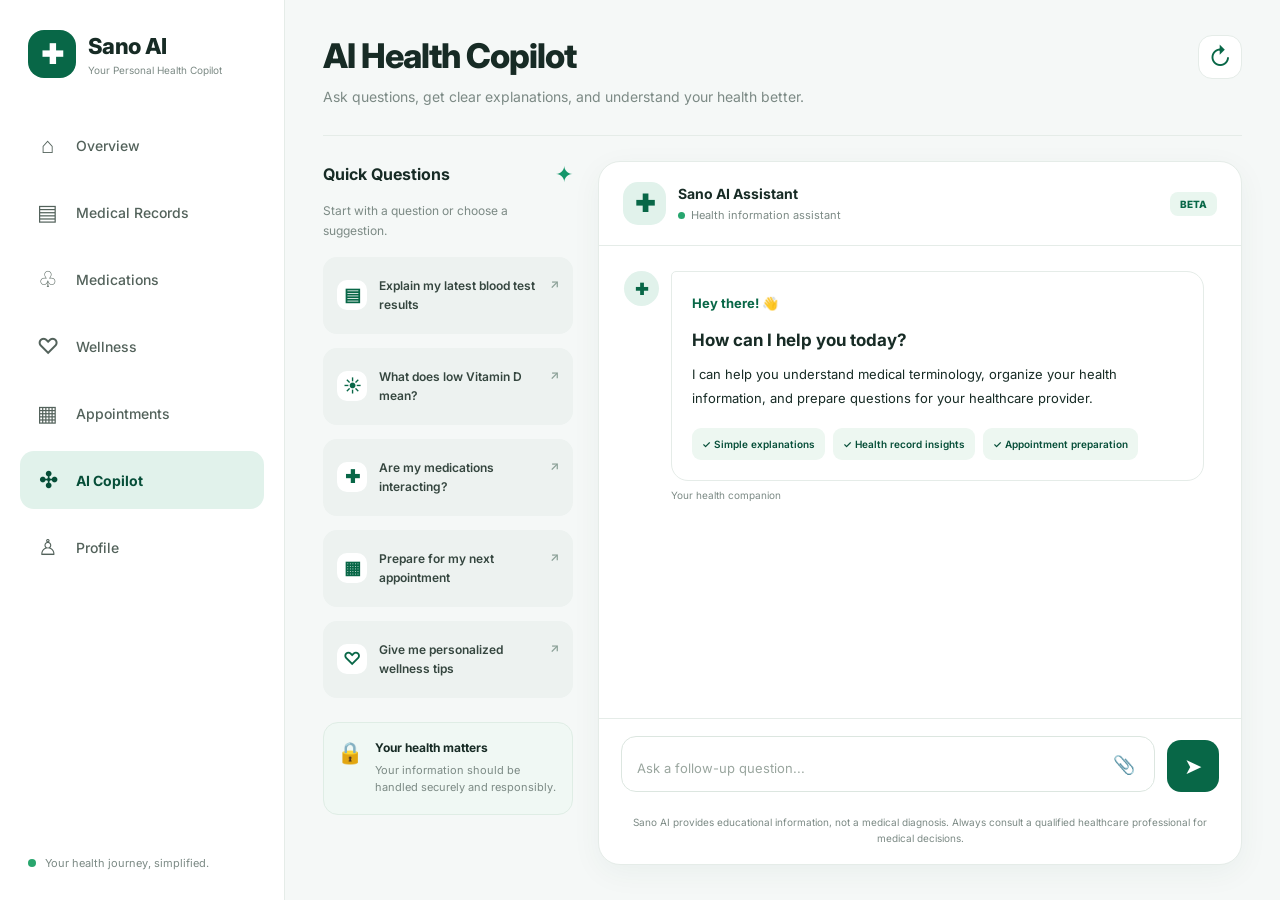
<file: static/copilot.html>
<!DOCTYPE html>
<html lang="en">
<head>
    <meta charset="UTF-8">
    <meta name="viewport" content="width=device-width, initial-scale=1.0">
    <title>Sano AI - AI Health Copilot</title>
    <link rel="stylesheet" href="/static/copilot.css">
    <script src="/static/copilot.js" defer></script>
    <link rel="preconnect" href="https://fonts.googleapis.com">
    <link rel="preconnect" href="https://fonts.gstatic.com" crossorigin>
    <link href="https://fonts.googleapis.com/css2?family=Inter:wght@400;500;600;700;800&display=swap" rel="stylesheet">
</head>
<body>
    <div class="app-container">
        <aside class="sidebar">
            <div class="brand">
                <div class="brand-icon">✚</div>
                <div><h2>Sano AI</h2><p>Your Personal Health Copilot</p></div>
                <button class="close-sidebar" id="closeSidebar" aria-label="Close sidebar">×</button>
            </div>
            <nav class="navigation">
                <a href="/overview" class="nav-item"><span class="nav-icon">⌂</span><span>Overview</span></a>
                <a href="/records" class="nav-item"><span class="nav-icon">▤</span><span>Medical Records</span></a>
                <a href="/medications" class="nav-item"><span class="nav-icon">♧</span><span>Medications</span></a>
                <a href="/wellness" class="nav-item"><span class="nav-icon">♡</span><span>Wellness</span></a>
                <a href="/appointments" class="nav-item"><span class="nav-icon">▦</span><span>Appointments</span></a>
                <a href="/copilot" class="nav-item active"><span class="nav-icon">✣</span><span>AI Copilot</span></a>
                <a href="/profile" class="nav-item"><span class="nav-icon">♙</span><span>Profile</span></a>
            </nav>
            <div class="sidebar-footer"><div class="status-dot"></div><span>Your health journey, simplified.</span></div>
        </aside>
        <main class="main-content">
            <header class="top-header">
                <button class="menu-button" id="menuButton" aria-label="Open sidebar">☰</button>
                <div><h1>AI Health Copilot</h1>
                    <p>Ask questions, get clear explanations, and understand your health better.</p></div>
                <button class="header-button" id="clearChat" title="Clear conversation">↻</button>
            </header>
            <section class="copilot-layout">
                <aside class="suggestions-panel">
                    <div class="section-heading"><h3>Quick Questions</h3><span class="sparkle">✦</span></div>
                    <p class="suggestion-description">Start with a question or choose a suggestion.</p>
                    <button class="suggestion-card" data-prompt="Help me understand my blood test results."><span class="suggestion-icon">▤</span><span>Explain my latest blood test results</span><span class="card-arrow">↗️</span></button>
                    <button class="suggestion-card" data-prompt="What does low Vitamin D mean?"><span class="suggestion-icon">☀</span><span>What does low Vitamin D mean?</span><span class="card-arrow">↗️</span></button>
                    <button class="suggestion-card" data-prompt="What should I know about possible medication interactions?"><span class="suggestion-icon">✚</span><span>Are my medications interacting?</span><span class="card-arrow">↗️</span></button>
                    <button class="suggestion-card" data-prompt="Help me prepare questions for my next doctor's appointment."><span class="suggestion-icon">▦</span><span>Prepare for my next appointment</span><span class="card-arrow">↗️</span></button>
                    <button class="suggestion-card" data-prompt="Give me general personalized wellness tips."><span class="suggestion-icon">♡</span><span>Give me personalized wellness tips</span><span class="card-arrow">↗️</span></button>
                    <div class="privacy-card"><div class="privacy-icon">🔒</div>
                        <div><h4>Your health matters</h4><p>Your information should be handled securely and responsibly.</p></div></div>
                </aside>
                <section class="chat-panel">
                    <div class="chat-header">
                        <div class="assistant-avatar">✚</div>
                        <div class="assistant-details"><h3>Sano AI Assistant</h3>
                            <p><span class="online-dot"></span>Health information assistant</p></div>
                        <span class="beta-badge">BETA</span>
                    </div>
                    <div class="chat-messages" id="chatMessages" aria-live="polite">
                        <div class="message assistant-message">
                            <div class="message-avatar">✚</div>
                            <div class="message-content"><div class="message-bubble">
                                <p class="message-greeting">Hey there! 👋</p>
                                <h3>How can I help you today?</h3>
                                <p>I can help you understand medical terminology, organize your health information, and prepare questions for your healthcare provider.</p>
                                <div class="welcome-features"><span>✓ Simple explanations</span><span>✓ Health record insights</span><span>✓ Appointment preparation</span></div>
                            </div><span class="message-time">Your health companion</span></div>
                        </div>
                    </div>
                    <div class="typing-indicator hidden" id="typingIndicator"><span></span><span></span><span></span><p>Sano AI is preparing a response...</p></div>
                    <div class="chat-input-area">
                        <div class="input-wrapper">
                            <textarea id="messageInput" placeholder="Ask a follow-up question..." rows="1" aria-label="Your message"></textarea>
                            <label class="attachment-button" title="Attach a health document">
                                <input type="file" id="fileInput" accept=".pdf,.png,.jpg,.jpeg,.txt,.csv" hidden><span>📎</span>
                            </label>
                        </div>
                        <button id="sendButton" class="send-button" aria-label="Send message">➤</button>
                    </div>
                    <div class="attachment-name hidden" id="attachmentName"></div>
                    <p class="disclaimer">Sano AI provides educational information, not a medical diagnosis. Always consult a qualified healthcare professional for medical decisions.</p>
                </section>
            </section>
        </main>
    </div>
    <div class="sidebar-overlay" id="sidebarOverlay"></div>
</body>
</html>
</file>
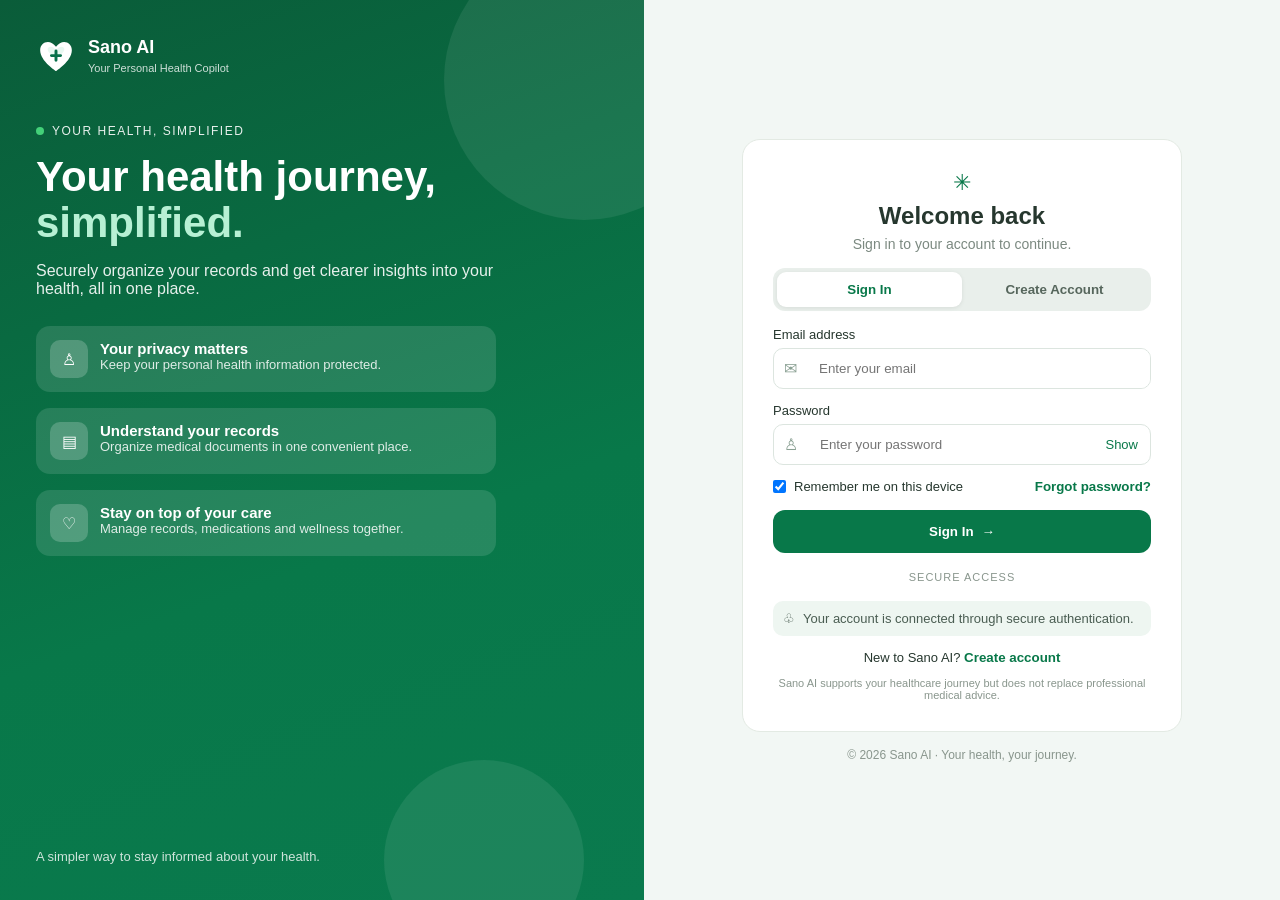
<file: static/login.html>
<!DOCTYPE html>
<html lang="en">
<head>
  <meta charset="UTF-8">
  <meta name="viewport" content="width=device-width, initial-scale=1.0">
  <meta name="theme-color" content="#effaf6">
  
  <title>Login | Sano AI</title>
  <link rel="stylesheet" href="/static/login.css">
  <script src="/static/login.js" defer></script>
</head>
<body>
  <main class="auth-layout">
    <!-- Left: Brand and introduction -->
    <section class="brand-panel">
      <a class="brand" href="/login">
        <span class="brand-logo" aria-hidden="true">
          <svg viewBox="0 0 48 48" fill="none">
            <path d="M24 42S5 30 5 17C5 7 17 3 24 13C31 3 43 7 43 17C43 30 24 42 24 42Z" fill="currentColor"/>
            <path d="M24 28C20 23 14 20 14 16C14 12 20 11 24 17C28 11 34 12 34 16C34 20 28 23 24 28Z" fill="#E8F8F1"/>
            <path d="M24 18V29M18.5 23.5H29.5" stroke="#08704B" stroke-width="3.5" stroke-linecap="round"/>
          </svg>
        </span>
        <span><strong>Sano AI</strong><small>Your Personal Health Copilot</small></span>
      </a>
      <div class="brand-content">
        <div class="eyebrow"><span class="status-dot"></span>YOUR HEALTH, SIMPLIFIED</div>
        <h1>Your health journey,<br><span>simplified.</span></h1>
        <p class="brand-description">Securely organize your records and get clearer insights into your health, all in one place.</p>
        <div class="feature-list">
          <article class="feature"><div class="feature-icon">♙</div><div><h3>Your privacy matters</h3><p>Keep your personal health information protected.</p></div></article>
          <article class="feature"><div class="feature-icon">▤</div><div><h3>Understand your records</h3><p>Organize medical documents in one convenient place.</p></div></article>
          <article class="feature"><div class="feature-icon">♡</div><div><h3>Stay on top of your care</h3><p>Manage records, medications and wellness together.</p></div></article>
        </div>
      </div>
      <p class="brand-footer">A simpler way to stay informed about your health.</p>
      <div class="decor decor-one"></div>
      <div class="decor decor-two"></div>
    </section>
    <!-- Right: Authentication form -->
    <section class="form-panel">
      <div class="auth-card">
        <a class="mobile-brand" href="/login">
          <span class="brand-logo">♥</span>
          <span><strong>Sano AI</strong><small>Your Personal Health Copilot</small></span>
        </a>
        <div class="form-heading">
          <div class="welcome-icon" aria-hidden="true">✳</div>
          <h2 id="formTitle">Welcome back</h2>
          <p id="formSubtitle">Sign in to your account to continue.</p>
        </div>
        <div class="form-tabs" role="tablist" aria-label="Account access">
          <button class="tab active" id="loginTab" type="button" role="tab" aria-selected="true">Sign In</button>
          <button class="tab" id="signupTab" type="button" role="tab" aria-selected="false">Create Account</button>
        </div>
        <div id="message" class="message" role="status" aria-live="polite" hidden></div>
        <form id="authForm">
          <div class="field" id="nameField" hidden>
            <label for="name">Full name</label>
            <div class="input-wrap">
              <span class="input-icon" aria-hidden="true">♙</span>
              <input id="name" name="name" type="text" placeholder="Enter your full name" autocomplete="name" maxlength="100">
            </div>
          </div>
          <div class="field">
            <label for="email">Email address</label>
            <div class="input-wrap">
              <span class="input-icon" aria-hidden="true">✉</span>
              <input id="email" name="email" type="email" placeholder="Enter your email" autocomplete="email" required maxlength="254">
            </div>
          </div>
          <div class="field">
            <label for="password">Password</label>
            <div class="input-wrap">
              <span class="input-icon" aria-hidden="true">♙</span>
              <input id="password" name="password" type="password" placeholder="Enter your password" autocomplete="current-password" required minlength="8" maxlength="128">
              <button class="toggle-password" id="togglePassword" type="button" aria-label="Show password">Show</button>
            </div>
            <small class="field-hint" id="passwordHint" hidden>Use at least 8 characters.</small>
          </div>
          <div class="form-options" id="loginOptions">
            <label class="remember"><input type="checkbox" id="remember" checked><span>Remember me on this device</span></label>
            <button class="text-button" type="button" id="forgotPassword">Forgot password?</button>
          </div>
          <button class="submit-button" id="submitButton" type="submit"><span id="submitText">Sign In</span><span aria-hidden="true">→</span></button>
        </form>
        <div class="divider"><span>SECURE ACCESS</span></div>
        <div class="security-note"><span aria-hidden="true">♧</span><p>Your account is connected through secure authentication.</p></div>
        <p class="switch-prompt" id="switchPrompt">New to Sano AI? <button type="button" class="text-button" id="switchMode">Create account</button></p>
        <p class="disclaimer">Sano AI supports your healthcare journey but does not replace professional medical advice.</p>
      </div>
      <p class="copyright">© 2026 Sano AI · Your health, your journey.</p>
    </section>
  </main>
</body>
</html>
</file>
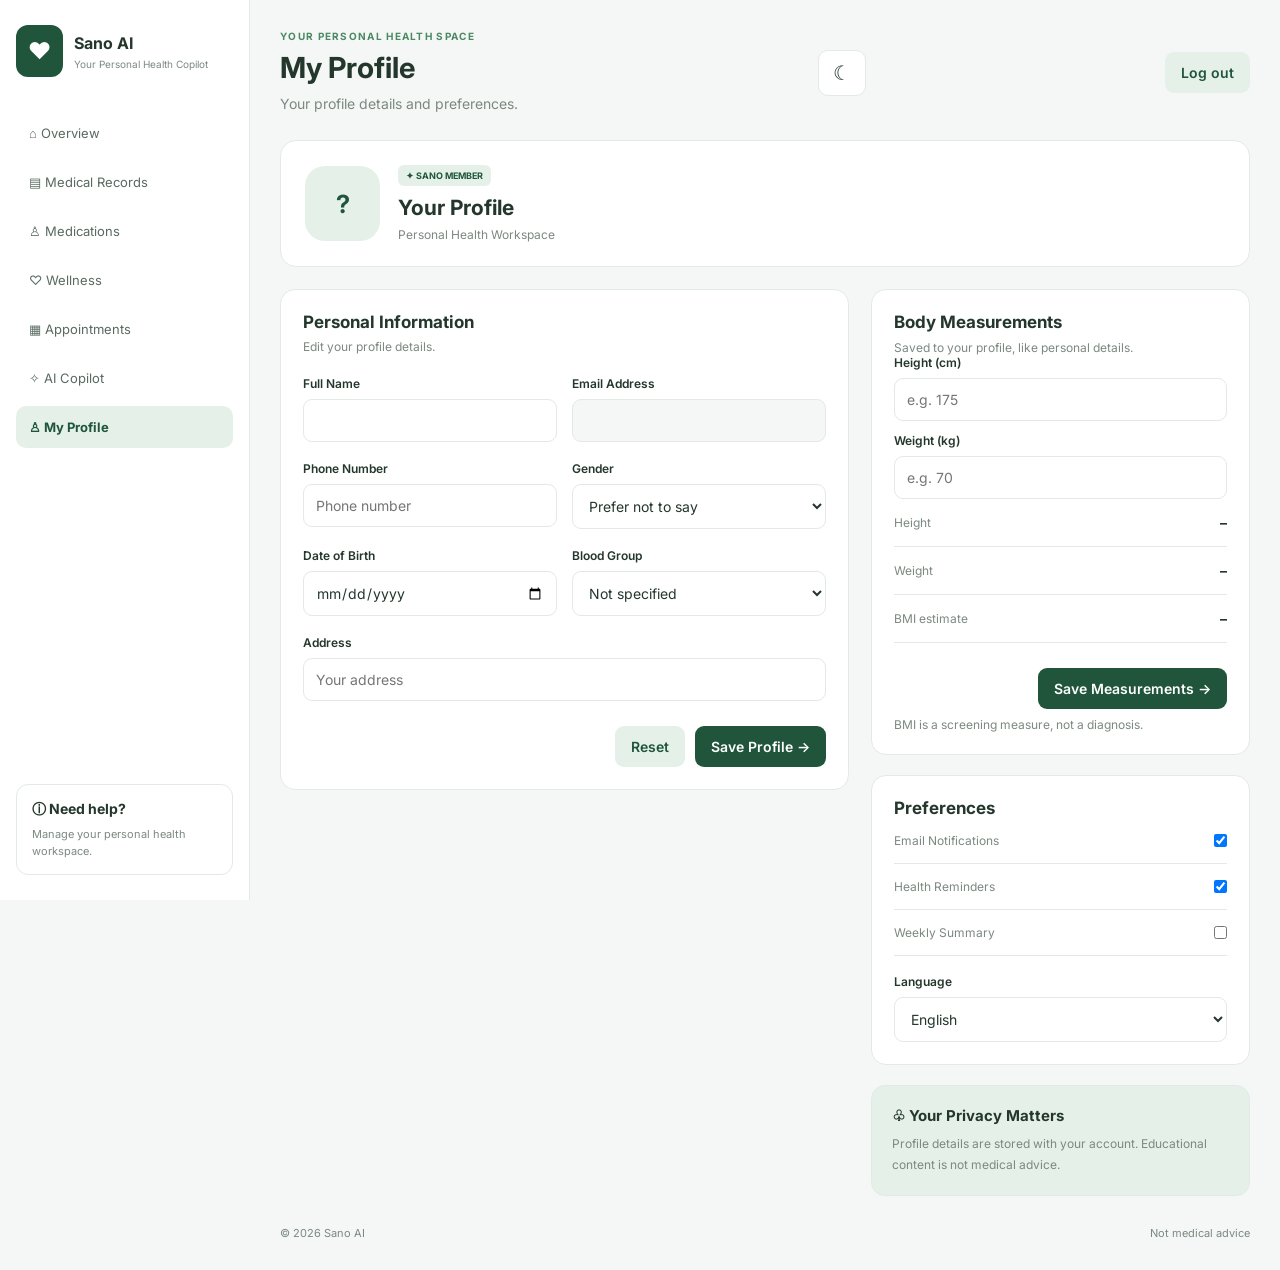
<file: static/profile.html>
<!DOCTYPE html>
<html lang="en">
<head>
    <meta charset="UTF-8">
    <meta name="viewport" content="width=device-width, initial-scale=1.0">
    <title>My Profile | Sano AI</title>
    <link rel="stylesheet" href="/static/profile.css">
    <script src="/static/profile.js" defer></script>
    <link href="https://fonts.googleapis.com/css2?family=Inter:wght@400;500;600;700&display=swap" rel="stylesheet">
</head>
<body>
<div class="app">
    <aside class="sidebar">
        <div class="brand">
            <div class="brand-icon">♥</div>
            <div><h2>Sano AI</h2><small>Your Personal Health Copilot</small></div>
        </div>
        <nav class="navigation">
            <a class="nav-link" href="/overview">⌂ Overview</a>
            <a class="nav-link" href="/records">▤ Medical Records</a>
            <a class="nav-link" href="/medications">♙ Medications</a>
            <a class="nav-link" href="/wellness">♡ Wellness</a>
            <a class="nav-link" href="/appointments">▦ Appointments</a>
            <a class="nav-link" href="/copilot">✧ AI Copilot</a>
            <a class="nav-link active" href="/profile">♙ My Profile</a>
        </nav>
        <div class="sidebar-help">
            <strong>ⓘ Need help?</strong>
            <p>Manage your personal health workspace.</p>
        </div>
    </aside>
    <main class="main-content">
        <header class="topbar">
            <div>
                <p class="eyebrow">YOUR PERSONAL HEALTH SPACE</p>
                <h1>My Profile</h1>
                <p class="subtitle">Your profile details and preferences.</p>
            </div>
            <button class="theme-button" id="themeToggle" aria-label="Toggle theme">☾</button>
            <button class="secondary-button" id="logoutButton" type="button">Log out</button>
        </header>
        <section class="page active" id="profile">
            <div class="profile-banner">
                <div class="avatar" id="avatarPreview">–</div>
                <div class="profile-heading">
                    <span class="member-tag">✦ SANO MEMBER</span>
                    <h2 id="displayName">Loading…</h2>
                    <p id="displayEmail"></p>
                    <small class="muted">Personal Health Workspace</small>
                </div>
            </div>
            <div class="content-grid">
                <div class="card">
                    <div class="section-heading">
                        <div><h2>Personal Information</h2><p>Edit your profile details.</p></div>
                    </div>
                    <form id="profileForm">
                        <div class="form-grid">
                            <div class="field">
                                <label for="fullName">Full Name</label>
                                <input id="fullName" required>
                            </div>
                            <div class="field">
                                <label for="email">Email Address</label>
                                <input id="email" type="email" required readonly>
                            </div>
                            <div class="field">
                                <label for="phone">Phone Number</label>
                                <input id="phone" type="tel" placeholder="Phone number">
                            </div>
                            <div class="field">
                                <label for="gender">Gender</label>
                                <select id="gender">
                                    <option value="">Prefer not to say</option>
                                    <option>Male</option>
                                    <option>Female</option>
                                    <option>Other</option>
                                </select>
                            </div>
                            <div class="field">
                                <label for="dob">Date of Birth</label>
                                <input id="dob" type="date">
                            </div>
                            <div class="field">
                                <label for="bloodGroup">Blood Group</label>
                                <select id="bloodGroup">
                                    <option value="">Not specified</option>
                                    <option>A+</option><option>A-</option>
                                    <option>B+</option><option>B-</option>
                                    <option>AB+</option><option>AB-</option>
                                    <option>O+</option><option>O-</option>
                                </select>
                            </div>
                            <div class="field full-width">
                                <label for="address">Address</label>
                                <input id="address" placeholder="Your address">
                            </div>
                        </div>
                        <div class="form-actions">
                            <button type="reset" class="cancel-button">Reset</button>
                            <button type="submit" class="primary-button">Save Profile →</button>
                        </div>
                    </form>
                </div>
                <div class="right-column">
                    <div class="card">
                        <h2>Body Measurements</h2>
                        <p class="muted">Saved to your profile, like personal details.</p>
                        <form id="measurementsForm">
                            <div class="field">
                                <label for="heightInput">Height (cm)</label>
                                <input id="heightInput" type="number" min="1" max="300" step="0.1" placeholder="e.g. 175">
                            </div>
                            <div class="field" style="margin-top:12px">
                                <label for="weightInput">Weight (kg)</label>
                                <input id="weightInput" type="number" min="1" max="500" step="0.1" placeholder="e.g. 70">
                            </div>
                            <div class="measurement"><span>Height</span><strong id="profileHeight">–</strong></div>
                            <div class="measurement"><span>Weight</span><strong id="profileWeight">–</strong></div>
                            <div class="measurement"><span>BMI estimate</span><strong id="profileBMI">–</strong></div>
                            <div class="form-actions">
                                <button type="submit" class="primary-button">Save Measurements →</button>
                            </div>
                        </form>
                        <p class="muted">BMI is a screening measure, not a diagnosis.</p>
                    </div>
                    <div class="card">
                        <h2>Preferences</h2>
                        <div class="preference-row"><span>Email Notifications</span><input type="checkbox" id="emailNotifications" checked></div>
                        <div class="preference-row"><span>Health Reminders</span><input type="checkbox" id="healthReminders" checked></div>
                        <div class="preference-row"><span>Weekly Summary</span><input type="checkbox" id="weeklySummary"></div>
                        <div class="field spaced">
                            <label for="language">Language</label>
                            <select id="language"><option>English</option><option>Hindi</option><option>Hinglish</option></select>
                        </div>
                    </div>
                    <div class="privacy-card">
                        <h3>♧ Your Privacy Matters</h3>
                        <p>Profile details are stored with your account. Educational content is not medical advice.</p>
                    </div>
                </div>
            </div>
        </section>
        <footer class="footer">
            <span>© 2026 Sano AI</span>
            <span>Not medical advice</span>
        </footer>
    </main>
</div>
<div id="toast" class="toast" role="status" aria-live="polite"></div>
</body>
</html>
</file>
<file: static/copilot.css>
/* =========================
   GLOBAL STYLES
========================= */

:root {
    --primary: #086747;
    --primary-dark: #064e38;
    --primary-light: #e1f2eb;

    --background: #f5f8f7;
    --white: #ffffff;

    --text: #172b25;
    --muted: #7c8a85;

    --border: #e5ece8;
    --soft-green: #f0f8f4;

    --shadow: 0 8px 30px rgba(25, 70, 50, 0.05);
}

* {
    margin: 0;
    padding: 0;
    box-sizing: border-box;
}

body {
    font-family: "Inter", sans-serif;
    background: var(--background);
    color: var(--text);
    min-height: 100vh;
}

button,
textarea {
    font: inherit;
}

button {
    cursor: pointer;
}

a {
    color: inherit;
    text-decoration: none;
}

button:focus-visible,
a:focus-visible,
textarea:focus-visible {
    outline: 3px solid #80cbb0;
    outline-offset: 3px;
}


/* =========================
   MAIN APP LAYOUT
========================= */

.app-container {
    display: flex;
    min-height: 100vh;
}


/* =========================
   SIDEBAR
========================= */

.sidebar {
    width: 285px;
    min-width: 285px;

    background: var(--white);
    border-right: 1px solid var(--border);

    display: flex;
    flex-direction: column;

    padding: 30px 20px;

    transition: transform 0.3s ease;
}

.brand {
    display: flex;
    align-items: center;
    gap: 12px;

    padding: 0 8px 38px;
}

.brand-icon {
    width: 48px;
    height: 48px;

    background: var(--primary);
    color: white;

    border-radius: 16px;

    display: flex;
    align-items: center;
    justify-content: center;

    font-size: 27px;
    font-weight: 800;

    flex-shrink: 0;
}

.brand h2 {
    font-size: 22px;
    font-weight: 800;
    letter-spacing: -0.7px;
}

.brand p {
    font-size: 10px;
    color: var(--muted);
    margin-top: 5px;
}

.close-sidebar {
    display: none;
    margin-left: auto;
    border: none;
    background: transparent;
    font-size: 26px;
}

.navigation {
    display: flex;
    flex-direction: column;
    gap: 9px;
}

.nav-item {
    min-height: 58px;

    display: flex;
    align-items: center;
    gap: 16px;

    padding: 0 15px;

    border-radius: 14px;

    color: #53625b;
    font-size: 14px;
    font-weight: 500;

    transition: 0.2s ease;
}

.nav-item:hover {
    background: #f4f8f6;
    color: var(--primary);
}

.nav-item.active {
    background: var(--primary-light);
    color: var(--primary-dark);
    font-weight: 700;
}

.nav-icon {
    width: 25px;
    text-align: center;
    font-size: 22px;
}

.sidebar-footer {
    margin-top: auto;

    display: flex;
    align-items: center;
    gap: 9px;

    padding: 20px 8px 0;

    font-size: 11px;
    color: var(--muted);
}

.status-dot {
    width: 8px;
    height: 8px;

    border-radius: 50%;
    background: #29a66e;
}


/* =========================
   MAIN CONTENT
========================= */

.main-content {
    flex: 1;
    min-width: 0;

    padding: 35px 38px;

    display: flex;
    flex-direction: column;
}

.top-header {
    display: flex;
    align-items: flex-start;
    gap: 15px;

    padding-bottom: 27px;

    border-bottom: 1px solid var(--border);
}

.top-header h1 {
    font-size: clamp(25px, 3vw, 34px);
    font-weight: 800;
    letter-spacing: -1px;
}

.top-header p {
    margin-top: 10px;

    color: var(--muted);
    font-size: 14px;
    line-height: 1.6;
}

.header-button {
    margin-left: auto;

    width: 44px;
    height: 44px;

    border: 1px solid var(--border);
    background: white;

    border-radius: 14px;

    font-size: 24px;
    color: var(--primary);
}

.menu-button {
    display: none;

    border: none;
    background: transparent;

    font-size: 25px;
    color: var(--primary);
}


/* =========================
   COPILOT LAYOUT
========================= */

.copilot-layout {
    display: grid;

    grid-template-columns: 250px minmax(0, 1fr);

    gap: 25px;

    flex: 1;
    min-height: 0;

    padding-top: 25px;
}


/* =========================
   SUGGESTIONS PANEL
========================= */

.suggestions-panel {
    display: flex;
    flex-direction: column;
    gap: 14px;
}

.section-heading {
    display: flex;
    align-items: center;
    justify-content: space-between;
}

.section-heading h3 {
    font-size: 16px;
    font-weight: 700;
}

.sparkle {
    color: #15966b;
    font-size: 22px;
}

.suggestion-description {
    font-size: 12px;
    line-height: 1.6;
    color: var(--muted);

    margin-bottom: 3px;
}

.suggestion-card {
    position: relative;

    display: flex;
    align-items: center;
    gap: 12px;

    width: 100%;
    min-height: 77px;

    padding: 16px 13px;

    border: 1px solid transparent;
    border-radius: 14px;

    background: #edf2f0;

    text-align: left;
    color: #35463f;

    font-size: 12px;
    line-height: 1.6;
    font-weight: 600;

    transition: all 0.2s ease;
}

.suggestion-card:hover {
    background: var(--primary-light);
    border-color: #c8e5d8;
    transform: translateY(-2px);
}

.suggestion-icon {
    display: flex;
    align-items: center;
    justify-content: center;

    width: 30px;
    min-width: 30px;
    height: 30px;

    border-radius: 10px;

    background: white;
    color: var(--primary);

    font-size: 18px;
}

.card-arrow {
    margin-left: auto;
    color: #8ca198;

    align-self: flex-start;
}

.privacy-card {
    display: flex;
    gap: 12px;

    padding: 17px 13px;
    margin-top: 10px;

    border-radius: 15px;

    background: var(--soft-green);
    border: 1px solid #dfede5;
}

.privacy-icon {
    font-size: 21px;
}

.privacy-card h4 {
    font-size: 12px;
    margin-bottom: 7px;
}

.privacy-card p {
    font-size: 11px;
    color: var(--muted);
    line-height: 1.6;
}


/* =========================
   CHAT PANEL
========================= */

.chat-panel {
    display: flex;
    flex-direction: column;

    min-width: 0;
    min-height: 600px;

    background: var(--white);

    border: 1px solid var(--border);
    border-radius: 22px;

    overflow: hidden;

    box-shadow: var(--shadow);
}

.chat-header {
    display: flex;
    align-items: center;
    gap: 12px;

    padding: 20px 24px;

    border-bottom: 1px solid var(--border);
}

.assistant-avatar {
    width: 43px;
    height: 43px;

    display: flex;
    align-items: center;
    justify-content: center;

    background: var(--primary-light);
    color: var(--primary);

    border-radius: 15px;

    font-size: 24px;
    font-weight: 800;
}

.assistant-details h3 {
    font-size: 14px;
    font-weight: 700;
}

.assistant-details p {
    display: flex;
    align-items: center;
    gap: 6px;

    margin-top: 6px;

    font-size: 11px;
    color: var(--muted);
}

.online-dot {
    width: 7px;
    height: 7px;

    border-radius: 50%;
    background: #27a66f;
}

.beta-badge {
    margin-left: auto;

    padding: 6px 10px;

    border-radius: 8px;

    background: #e9f6ef;
    color: var(--primary);

    font-size: 10px;
    font-weight: 800;
}


/* =========================
   CHAT MESSAGES
========================= */

.chat-messages {
    flex: 1;

    padding: 25px;

    display: flex;
    flex-direction: column;
    gap: 22px;

    overflow-y: auto;

    min-height: 300px;
}

.message {
    display: flex;
    gap: 12px;

    max-width: 100%;
}

.message-avatar {
    width: 35px;
    min-width: 35px;
    height: 35px;

    display: flex;
    align-items: center;
    justify-content: center;

    border-radius: 50%;

    background: var(--primary-light);
    color: var(--primary);

    font-weight: 800;
}

.message-content {
    max-width: 90%;
    min-width: 0;
}

.message-bubble {
    padding: 20px;

    border: 1px solid var(--border);
    border-radius: 5px 17px 17px 17px;

    background: #ffffff;

    font-size: 13px;
    line-height: 1.8;

    overflow-wrap: anywhere;
}

.message-bubble p {
    margin-bottom: 12px;
}

.message-bubble p:last-child {
    margin-bottom: 0;
}

.message-greeting {
    color: var(--primary);
    font-weight: 700;
}

.message-bubble h3 {
    font-size: 17px;
    line-height: 1.5;
    margin-bottom: 10px;
}

.welcome-features {
    display: flex;
    flex-wrap: wrap;
    gap: 8px;

    margin-top: 18px;
}

.welcome-features span {
    padding: 7px 10px;

    border-radius: 9px;

    background: #edf7f1;
    color: var(--primary-dark);

    font-size: 10px;
    font-weight: 600;
}

.message-time {
    display: block;

    margin-top: 8px;

    color: var(--muted);
    font-size: 10px;
}


/* USER MESSAGE */

.user-message {
    justify-content: flex-end;
}

.user-message .message-content {
    display: flex;
    flex-direction: column;
    align-items: flex-end;
}

.user-message .message-bubble {
    background: var(--primary);
    color: white;

    border: none;

    border-radius: 17px 5px 17px 17px;
}

.user-message .message-time {
    text-align: right;
}

.user-message .message-avatar {
    display: none;
}


/* ASSISTANT RESPONSE */

.assistant-message .message-bubble strong {
    color: var(--primary-dark);
}

.assistant-message .message-bubble ul {
    padding-left: 20px;
    margin: 12px 0;
}

.assistant-message .message-bubble li {
    margin-bottom: 7px;
}

.sources {
    margin-top: 10px;
    font-size: 11px;
    color: var(--muted);
}


/* =========================
   TYPING INDICATOR
========================= */

.typing-indicator {
    display: flex;
    align-items: center;
    gap: 5px;

    padding: 0 25px 15px;

    color: var(--muted);
    font-size: 11px;
}

.typing-indicator span {
    width: 6px;
    height: 6px;

    border-radius: 50%;

    background: var(--primary);

    animation: typing 1s infinite ease-in-out;
}

.typing-indicator span:nth-child(2) {
    animation-delay: 0.15s;
}

.typing-indicator span:nth-child(3) {
    animation-delay: 0.3s;
}

.typing-indicator p {
    margin-left: 5px;
}

.hidden {
    display: none !important;
}

@keyframes typing {
    0%, 60%, 100% {
        opacity: 0.35;
        transform: translateY(0);
    }

    30% {
        opacity: 1;
        transform: translateY(-4px);
    }
}


/* =========================
   CHAT INPUT
========================= */

.chat-input-area {
    display: flex;
    align-items: flex-end;
    gap: 12px;

    padding: 17px 22px 10px;

    border-top: 1px solid var(--border);
}

.input-wrapper {
    display: flex;
    align-items: flex-end;
    gap: 10px;

    flex: 1;
    min-width: 0;

    padding: 12px 15px;

    border: 1px solid #dce6e0;
    border-radius: 15px;

    background: #ffffff;

    transition: border 0.2s ease;
}

.input-wrapper:focus-within {
    border-color: #70b99b;
}

#messageInput {
    flex: 1;
    min-width: 0;

    resize: none;

    max-height: 130px;

    border: none;
    outline: none;

    background: transparent;

    font-size: 13px;
    line-height: 1.6;

    color: var(--text);
}

#messageInput::placeholder {
    color: #9aa69f;
}

.attachment-button {
    display: flex;
    align-items: center;
    justify-content: center;

    width: 30px;
    height: 30px;

    border-radius: 8px;

    cursor: pointer;

    font-size: 18px;

    flex-shrink: 0;
}

.attachment-button:hover {
    background: var(--primary-light);
}

.send-button {
    width: 52px;
    min-width: 52px;
    height: 52px;

    border: none;
    border-radius: 14px;

    background: var(--primary);
    color: white;

    font-size: 22px;

    transition: background 0.2s ease, transform 0.2s ease;
}

.send-button:hover {
    background: var(--primary-dark);
    transform: translateY(-2px);
}

.send-button:disabled {
    opacity: 0.6;
    cursor: not-allowed;
    transform: none;
}

.attachment-name {
    margin: 0 22px;
    padding: 8px 12px;

    border-radius: 8px;

    background: var(--soft-green);

    font-size: 11px;
    color: var(--primary-dark);

    overflow-wrap: anywhere;
}

.disclaimer {
    padding: 12px 22px 18px;

    text-align: center;

    font-size: 10px;
    line-height: 1.6;

    color: var(--muted);
}


/* =========================
   MOBILE OVERLAY
========================= */

.sidebar-overlay {
    display: none;
}


/* =========================
   RESPONSIVE DESIGN
========================= */

@media (min-width: 1500px) {

    .main-content {
        padding: 42px 48px;
    }

    .copilot-layout {
        grid-template-columns: 280px minmax(0, 1fr);
        gap: 30px;
    }

    .chat-panel {
        min-height: 700px;
    }

    .suggestion-card {
        min-height: 85px;
        font-size: 13px;
    }

    .message-bubble {
        font-size: 14px;
    }
}


@media (max-width: 1100px) {

    .sidebar {
        width: 240px;
        min-width: 240px;
    }

    .main-content {
        padding: 25px;
    }

    .copilot-layout {
        grid-template-columns: 210px minmax(0, 1fr);
        gap: 16px;
    }

    .chat-messages {
        padding: 18px;
    }

    .message-bubble {
        padding: 15px;
    }
}


@media (max-width: 800px) {

    .sidebar {
        position: fixed;
        top: 0;
        left: 0;
        bottom: 0;

        z-index: 1000;

        width: 280px;
        min-width: 280px;

        transform: translateX(-100%);
    }

    .sidebar.open {
        transform: translateX(0);
    }

    .close-sidebar {
        display: block;
    }

    .sidebar-overlay.visible {
        display: block;

        position: fixed;
        inset: 0;

        z-index: 999;

        background: rgba(0, 0, 0, 0.35);
    }

    .main-content {
        width: 100%;
        padding: 22px;
    }

    .menu-button {
        display: block;
    }

    .copilot-layout {
        grid-template-columns: 1fr;
    }

    .suggestions-panel {
        display: grid;
        grid-template-columns: repeat(2, minmax(0, 1fr));
        gap: 10px;
    }

    .section-heading,
    .suggestion-description,
    .privacy-card {
        grid-column: 1 / -1;
    }

    .suggestion-card {
        min-height: 85px;
    }

    .chat-panel {
        min-height: 600px;
    }
}


@media (max-width: 480px) {

    .main-content {
        padding: 15px;
    }

    .top-header {
        gap: 10px;
        padding-bottom: 20px;
    }

    .top-header h1 {
        font-size: 23px;
    }

    .top-header p {
        font-size: 12px;
    }

    .header-button {
        width: 37px;
        height: 37px;
    }

    .suggestions-panel {
        grid-template-columns: 1fr;
    }

    .suggestion-card {
        min-height: 65px;
    }

    .chat-panel {
        min-height: 550px;
        border-radius: 16px;
    }

    .chat-header {
        padding: 15px;
    }

    .chat-messages {
        padding: 15px 10px;
    }

    .message-content {
        max-width: 94%;
    }

    .message-bubble {
        padding: 13px;
        font-size: 12px;
    }

    .message-bubble h3 {
        font-size: 15px;
    }

    .chat-input-area {
        gap: 8px;
        padding: 12px 10px 8px;
    }

    .input-wrapper {
        padding: 9px;
    }

    .send-button {
        width: 44px;
        min-width: 44px;
        height: 44px;
    }

    .disclaimer {
        padding: 10px;
        font-size: 9px;
    }
}
</file>
<file: static/login.css>
/* Sano AI Login - matches medications theme (#087849 green) */
*{box-sizing:border-box;margin:0;padding:0}
body{font-family:Arial,Helvetica,sans-serif;background:#f2f7f4;color:#26372e}
.auth-layout{display:flex;min-height:100vh}
.brand-panel{flex:1;background:linear-gradient(160deg,#0a5c39,#087849 60%,#0a7a4e);color:#fff;padding:36px;position:relative;overflow:hidden;display:flex;flex-direction:column}
.brand{display:flex;align-items:center;gap:12px;color:#fff;text-decoration:none}
.brand-logo{width:40px;height:40px;display:flex;align-items:center;justify-content:center}
.brand-logo svg{width:40px;height:40px;color:#fff}
.brand strong{display:block;font-size:18px}.brand small{font-size:11px;opacity:.8}
.brand-content{margin-top:48px;max-width:460px}
.eyebrow{font-size:12px;letter-spacing:1.5px;display:flex;align-items:center;gap:8px;opacity:.9}
.status-dot{width:8px;height:8px;border-radius:50%;background:#4ade80;display:inline-block}
.brand-content h1{font-size:42px;line-height:1.1;margin:16px 0}
.brand-content h1 span{color:#b7f0d4}
.brand-description{opacity:.9;margin-bottom:28px}
.feature-list{display:flex;flex-direction:column;gap:16px}
.feature{display:flex;gap:12px;background:rgba(255,255,255,.12);border-radius:14px;padding:14px}
.feature-icon{width:38px;height:38px;border-radius:10px;background:rgba(255,255,255,.2);display:flex;align-items:center;justify-content:center;flex-shrink:0}
.feature h3{font-size:15px}.feature p{font-size:13px;opacity:.85}
.brand-footer{margin-top:auto;opacity:.8;font-size:13px}
.decor{position:absolute;border-radius:50%;background:rgba(255,255,255,.08)}
.decor-one{width:280px;height:280px;right:-80px;top:-60px}
.decor-two{width:200px;height:200px;right:60px;bottom:-60px}
.form-panel{flex:1;display:flex;flex-direction:column;align-items:center;justify-content:center;padding:32px;background:#f2f7f4}
.auth-card{background:#fff;border:1px solid #e3eae3;border-radius:18px;padding:30px;width:100%;max-width:440px}
.mobile-brand{display:none;align-items:center;gap:10px;text-decoration:none;color:#145d3b;margin-bottom:18px}
.form-heading{text-align:center;margin-bottom:16px}
.welcome-icon{font-size:22px;color:#087849}
.form-heading h2{font-size:24px;margin:6px 0}
.form-heading p{color:#7b8980;font-size:14px}
.form-tabs{display:flex;background:#e9efeb;border-radius:12px;padding:4px;margin-bottom:16px}
.form-tabs .tab{flex:1;border:0;background:transparent;border-radius:9px;padding:10px;font-weight:700;color:#56665c}
.form-tabs .tab.active{background:#fff;color:#087849;box-shadow:0 1px 4px rgba(0,0,0,.08)}
.message{border-radius:10px;padding:12px;font-size:13px;margin-bottom:12px}
.message.ok,.message.success{background:#e6f6ec;color:#0a5c39}
.message.err,.message.error{background:#fdecea;color:#b3261e}
.field{margin-bottom:14px}
.field label{display:block;font-size:13px;margin-bottom:6px}
.input-wrap{display:flex;align-items:center;border:1px solid #dce5df;border-radius:10px;overflow:hidden}
.input-icon{padding:0 10px;color:#8aa093}
.input-wrap input{flex:1;border:0;padding:12px;outline:none}
.toggle-password{border:0;background:transparent;color:#087849;padding:0 12px;font-size:13px}
.field-hint{color:#7b8980;font-size:12px}
.form-options{display:flex;justify-content:space-between;align-items:center;font-size:13px;margin:8px 0 16px}
.remember{display:flex;align-items:center;gap:8px;cursor:pointer}
.text-button{background:none;border:0;color:#087849;font-weight:700}
.submit-button{width:100%;background:#087849;color:#fff;border:0;border-radius:12px;padding:14px;font-weight:700;display:flex;justify-content:center;gap:8px}
.submit-button:hover{background:#056139}
.submit-button:disabled{opacity:.6}
.divider{text-align:center;font-size:11px;letter-spacing:1px;color:#89968d;margin:18px 0}
.security-note{display:flex;gap:8px;background:#eef6f1;border-radius:10px;padding:10px;font-size:13px;color:#4a5d52}
.switch-prompt{text-align:center;font-size:13px;margin-top:14px}
.disclaimer{font-size:11px;color:#89968d;text-align:center;margin-top:12px}
.copyright{font-size:12px;color:#89968d;margin-top:16px}
@media(max-width:900px){.brand-panel{display:none}.mobile-brand{display:flex}}
</file>
<file: static/profile.css>
:root {
    --primary: #20553c;
    --hover: #17432e;
    --bg: #f4f7f5;
    --card: #ffffff;
    --text: #24372c;
    --muted: #7b8980;
    --border: #e3eae5;
    --soft: #e5f1e8;
}

* { box-sizing: border-box; margin: 0; padding: 0; }

body {
    font-family: Inter, Arial, sans-serif;
    background: var(--bg);
    color: var(--text);
    font-size: 14px;
}

button, input, select { font: inherit; }
button { cursor: pointer; }

.app { min-height: 100vh; display: flex; }

.sidebar {
    width: 250px;
    flex-shrink: 0;
    background: var(--card);
    border-right: 1px solid var(--border);
    padding: 25px 16px;
    display: flex;
    flex-direction: column;
    position: sticky;
    top: 0;
    height: 100vh;
}

.brand { display: flex; align-items: center; gap: 11px; margin-bottom: 35px; }
.brand-icon { background: var(--primary); color: white; border-radius: 12px; padding: 12px; font-size: 23px; }
.brand h2 { font-size: 16px; }
.brand small { display: block; color: var(--muted); font-size: 10px; margin-top: 5px; }

.navigation { display: flex; flex-direction: column; gap: 7px; }

.nav-link {
    border: 0;
    text-align: left;
    padding: 13px;
    background: transparent;
    color: #596a60;
    border-radius: 10px;
    font-size: 13px;
    text-decoration: none;
    display: block;
}

.nav-link:hover, .nav-link.active { background: var(--soft); color: var(--primary); }
.nav-link.active { font-weight: 700; }

.sidebar-help { margin-top: auto; border: 1px solid var(--border); border-radius: 12px; padding: 15px; }
.sidebar-help p { color: var(--muted); font-size: 11px; margin-top: 7px; line-height: 1.5; }

.main-content { flex: 1; min-width: 0; padding: 30px; max-width: 1100px; }

.topbar { display: flex; align-items: center; justify-content: space-between; gap: 15px; margin-bottom: 25px; }
.eyebrow { color: #4b8964; font-size: 10px; font-weight: 700; letter-spacing: 1.3px; margin-bottom: 8px; }
.topbar h1 { font-size: 29px; }
.subtitle { color: var(--muted); margin-top: 8px; line-height: 1.6; }
.theme-button { background: var(--card); color: var(--text); border: 1px solid var(--border); border-radius: 10px; padding: 10px 14px; font-size: 20px; }

.page { display: none; }
.page.active { display: block; }

.card { background: var(--card); border: 1px solid var(--border); border-radius: 15px; padding: 22px; min-width: 0; margin-bottom: 22px; }
.card h2 { font-size: 17px; }
.muted { color: var(--muted); font-size: 12px; margin-top: 8px; }
.section-heading { display: flex; justify-content: space-between; align-items: center; gap: 12px; margin-bottom: 22px; }
.section-heading p { color: var(--muted); font-size: 12px; margin-top: 7px; }

.primary-button, .secondary-button, .cancel-button {
    border: 0;
    border-radius: 9px;
    padding: 12px 16px;
    font-weight: 600;
    text-decoration: none;
    display: inline-block;
}
.primary-button { background: var(--primary); color: white; }
.primary-button:hover { background: var(--hover); }
.secondary-button, .cancel-button { background: var(--soft); color: var(--primary); }
.form-actions { display: flex; justify-content: flex-end; gap: 10px; margin-top: 25px; }
.spaced { margin-top: 18px; }

.content-grid { display: grid; grid-template-columns: minmax(0, 1.5fr) minmax(260px, 1fr); gap: 22px; align-items: start; }
.right-column { display: flex; flex-direction: column; gap: 20px; min-width: 0; }
.right-column .card { margin-bottom: 0; }

.profile-banner { display: flex; align-items: center; gap: 18px; padding: 24px; background: var(--card); border: 1px solid var(--border); border-radius: 16px; margin-bottom: 22px; }
.avatar { width: 75px; height: 75px; display: grid; place-items: center; background: var(--soft); color: var(--primary); border-radius: 20px; font-size: 25px; font-weight: 700; flex-shrink: 0; }
.profile-heading { flex: 1; min-width: 0; }
.profile-heading h2 { margin: 9px 0 5px; font-size: 21px; overflow-wrap: anywhere; }
.profile-heading p { color: var(--muted); overflow-wrap: anywhere; }
.member-tag { display: inline-block; background: var(--soft); color: var(--primary); padding: 5px 8px; border-radius: 6px; font-size: 9px; font-weight: 700; }

.form-grid { display: grid; grid-template-columns: repeat(2, minmax(0, 1fr)); gap: 19px 15px; margin-top: 20px; }
.field { display: flex; flex-direction: column; gap: 8px; min-width: 0; }
.field label { font-size: 12px; font-weight: 600; }
.field input, .field select { width: 100%; min-width: 0; padding: 12px; border: 1px solid var(--border); border-radius: 9px; background: var(--card); color: var(--text); outline: none; }
.field input:focus, .field select:focus { border-color: #55966b; box-shadow: 0 0 0 3px var(--soft); }
.field input[readonly] { background: var(--bg); }
.full-width { grid-column: 1 / -1; }

.measurement, .preference-row { display: flex; justify-content: space-between; align-items: center; gap: 12px; padding: 15px 0; border-bottom: 1px solid var(--border); }
.measurement span, .preference-row span { color: var(--muted); font-size: 12px; }
.measurement strong { font-size: 14px; }

.privacy-card { background: var(--soft); border: 1px solid var(--border); padding: 20px; border-radius: 14px; }
.privacy-card h3 { font-size: 15px; }
.privacy-card p { font-size: 12px; color: var(--muted); line-height: 1.7; margin-top: 9px; }

.footer { display: flex; justify-content: space-between; gap: 12px; flex-wrap: wrap; margin-top: 30px; color: var(--muted); font-size: 11px; }
.toast { position: fixed; bottom: 22px; right: 22px; max-width: calc(100% - 44px); background: var(--primary); color: white; padding: 14px 19px; border-radius: 10px; opacity: 0; pointer-events: none; transition: .2s; z-index: 10; }
.toast.show { opacity: 1; }

body.dark { --bg: #111b16; --card: #19271f; --text: #e4eee7; --muted: #a0b0a5; --border: #304338; --soft: #263f30; --primary: #286747; --hover: #367d56; }
body.dark input, body.dark select { color-scheme: dark; }

@media (max-width: 1050px) {
    .content-grid { grid-template-columns: 1fr; }
}

@media (max-width: 650px) {
    .app { flex-direction: column; }
    .sidebar { width: 100%; height: auto; position: static; padding: 15px; }
    .navigation { flex-direction: row; overflow-x: auto; }
    .nav-link { flex-shrink: 0; white-space: nowrap; }
    .sidebar-help { display: none; }
    .main-content { padding: 16px 12px; }
    .form-grid { grid-template-columns: 1fr; }
    .full-width { grid-column: auto; }
    .profile-banner { flex-wrap: wrap; padding: 18px; }
}
</file>
